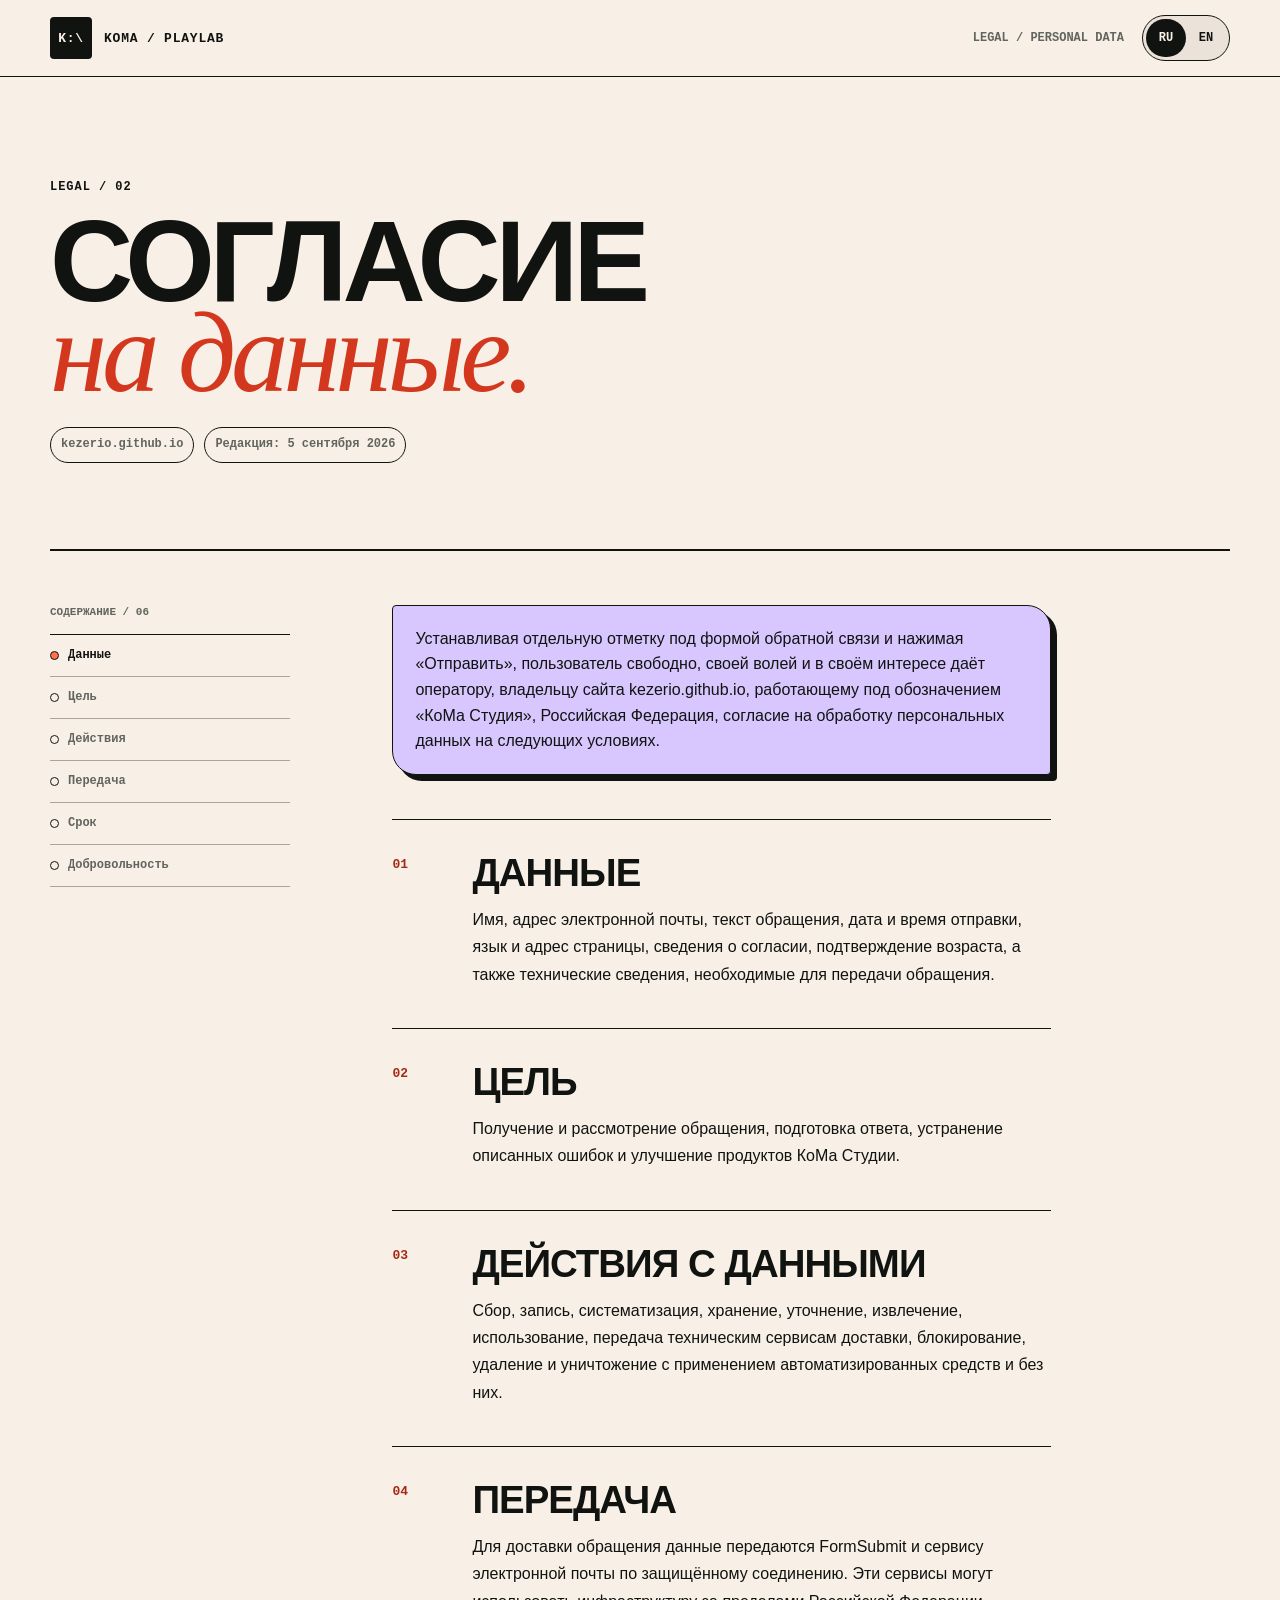
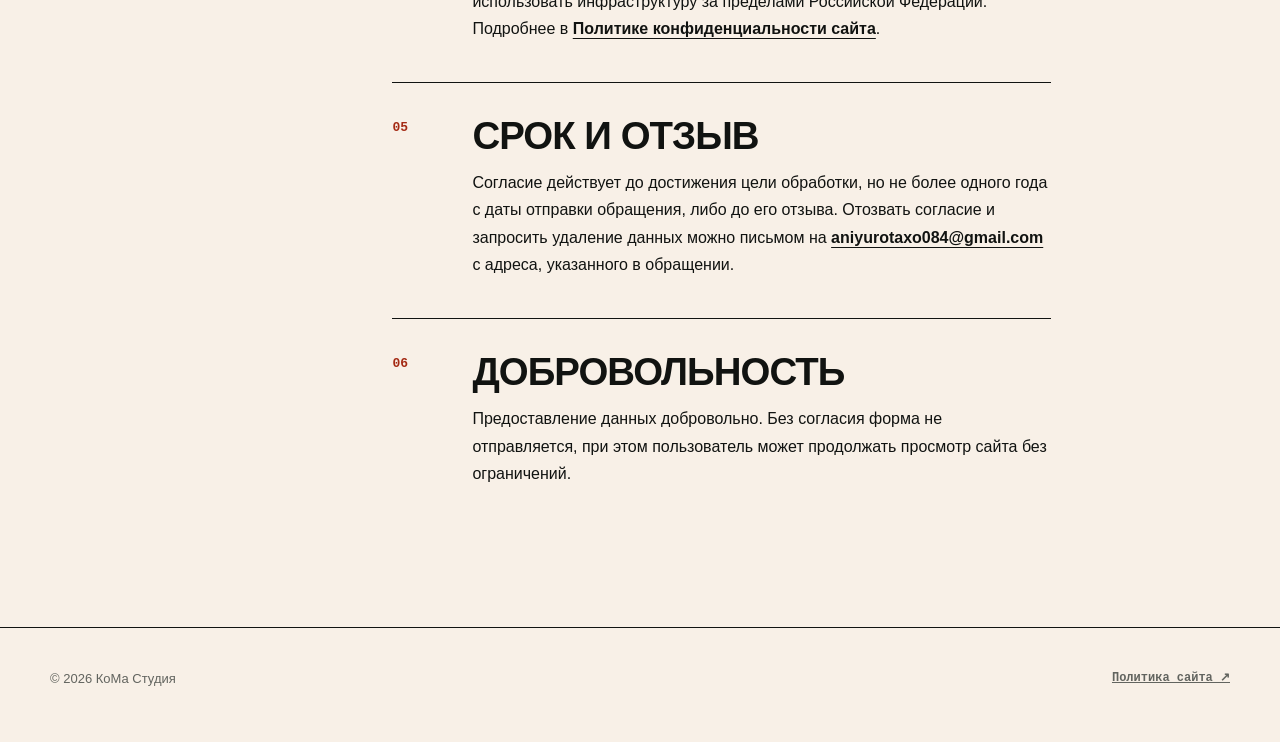
<file: personal-data-consent/index.html>
<!doctype html>
<html lang="ru">
<head>
  <meta charset="utf-8">
  <meta name="viewport" content="width=device-width, initial-scale=1">
  <meta name="theme-color" content="#f8f0e7">
  <meta name="referrer" content="no-referrer">
  <meta name="robots" content="noindex,follow">
  <title>Согласие на обработку персональных данных | КоМа Студия</title>
  <link rel="stylesheet" href="../assets/legal.css?v=20260905-play-pulse">
  <script src="../assets/legal.js?v=20260905-play-pulse" defer></script>
  <script src="../assets/back-button.js?v=20260905-marquee-history" defer></script>
</head>
<body>
  <div class="reading-progress" data-reading-progress aria-hidden="true"></div>
  <a class="skip-link" href="#legal-content">К содержанию</a>
  <header class="legal-header">
    <div class="shell legal-nav">
      <a class="legal-brand" href="../"><span aria-hidden="true">K:\</span>KOMA / PLAYLAB</a>
      <div class="legal-actions"><span class="legal-type">LEGAL / PERSONAL DATA</span><nav class="legal-language" aria-label="Выбор языка"><a class="is-active" href="./" aria-current="page">RU</a><a href="en.html">EN</a></nav></div>
    </div>
  </header>

  <main id="legal-content">
    <section class="shell legal-hero">
      <p class="legal-code">LEGAL / 02</p>
      <h1>Согласие<br><i>на данные.</i></h1>
      <p class="legal-date"><span>kezerio.github.io</span><span>Редакция: 5 сентября 2026</span></p>
    </section>

    <div class="shell legal-layout">
      <aside class="legal-index" aria-label="Содержание">
        <p>Содержание / 06</p>
        <nav data-legal-index><a href="#section-1">Данные</a><a href="#section-2">Цель</a><a href="#section-3">Действия</a><a href="#section-4">Передача</a><a href="#section-5">Срок</a><a href="#section-6">Добровольность</a></nav>
      </aside>

      <article class="legal-content">
        <p class="legal-notice">Устанавливая отдельную отметку под формой обратной связи и нажимая «Отправить», пользователь свободно, своей волей и в своём интересе даёт оператору, владельцу сайта kezerio.github.io, работающему под обозначением «КоМа Студия», Российская Федерация, согласие на обработку персональных данных на следующих условиях.</p>

        <section class="legal-section" id="section-1"><span class="legal-number">01</span><div><h2>Данные</h2><p>Имя, адрес электронной почты, текст обращения, дата и время отправки, язык и адрес страницы, сведения о согласии, подтверждение возраста, а также технические сведения, необходимые для передачи обращения.</p></div></section>

        <section class="legal-section" id="section-2"><span class="legal-number">02</span><div><h2>Цель</h2><p>Получение и рассмотрение обращения, подготовка ответа, устранение описанных ошибок и улучшение продуктов КоМа Студии.</p></div></section>

        <section class="legal-section" id="section-3"><span class="legal-number">03</span><div><h2>Действия с данными</h2><p>Сбор, запись, систематизация, хранение, уточнение, извлечение, использование, передача техническим сервисам доставки, блокирование, удаление и уничтожение с применением автоматизированных средств и без них.</p></div></section>

        <section class="legal-section" id="section-4"><span class="legal-number">04</span><div><h2>Передача</h2><p>Для доставки обращения данные передаются FormSubmit и сервису электронной почты по защищённому соединению. Эти сервисы могут использовать инфраструктуру за пределами Российской Федерации. Подробнее в <a href="../site-privacy/">Политике конфиденциальности сайта</a>.</p></div></section>

        <section class="legal-section" id="section-5"><span class="legal-number">05</span><div><h2>Срок и отзыв</h2><p>Согласие действует до достижения цели обработки, но не более одного года с даты отправки обращения, либо до его отзыва. Отозвать согласие и запросить удаление данных можно письмом на <a href="mailto:aniyurotaxo084@gmail.com">aniyurotaxo084@gmail.com</a> с адреса, указанного в обращении.</p></div></section>

        <section class="legal-section" id="section-6"><span class="legal-number">06</span><div><h2>Добровольность</h2><p>Предоставление данных добровольно. Без согласия форма не отправляется, при этом пользователь может продолжать просмотр сайта без ограничений.</p></div></section>
      </article>
    </div>
  </main>

  <footer class="legal-footer"><div class="shell"><span>© 2026 КоМа Студия</span><a href="../site-privacy/">Политика сайта ↗</a></div></footer>
  <button class="back-to-top" type="button" data-back-to-top aria-label="Наверх"><span aria-hidden="true">↑</span></button>
</body>
</html>
</file>
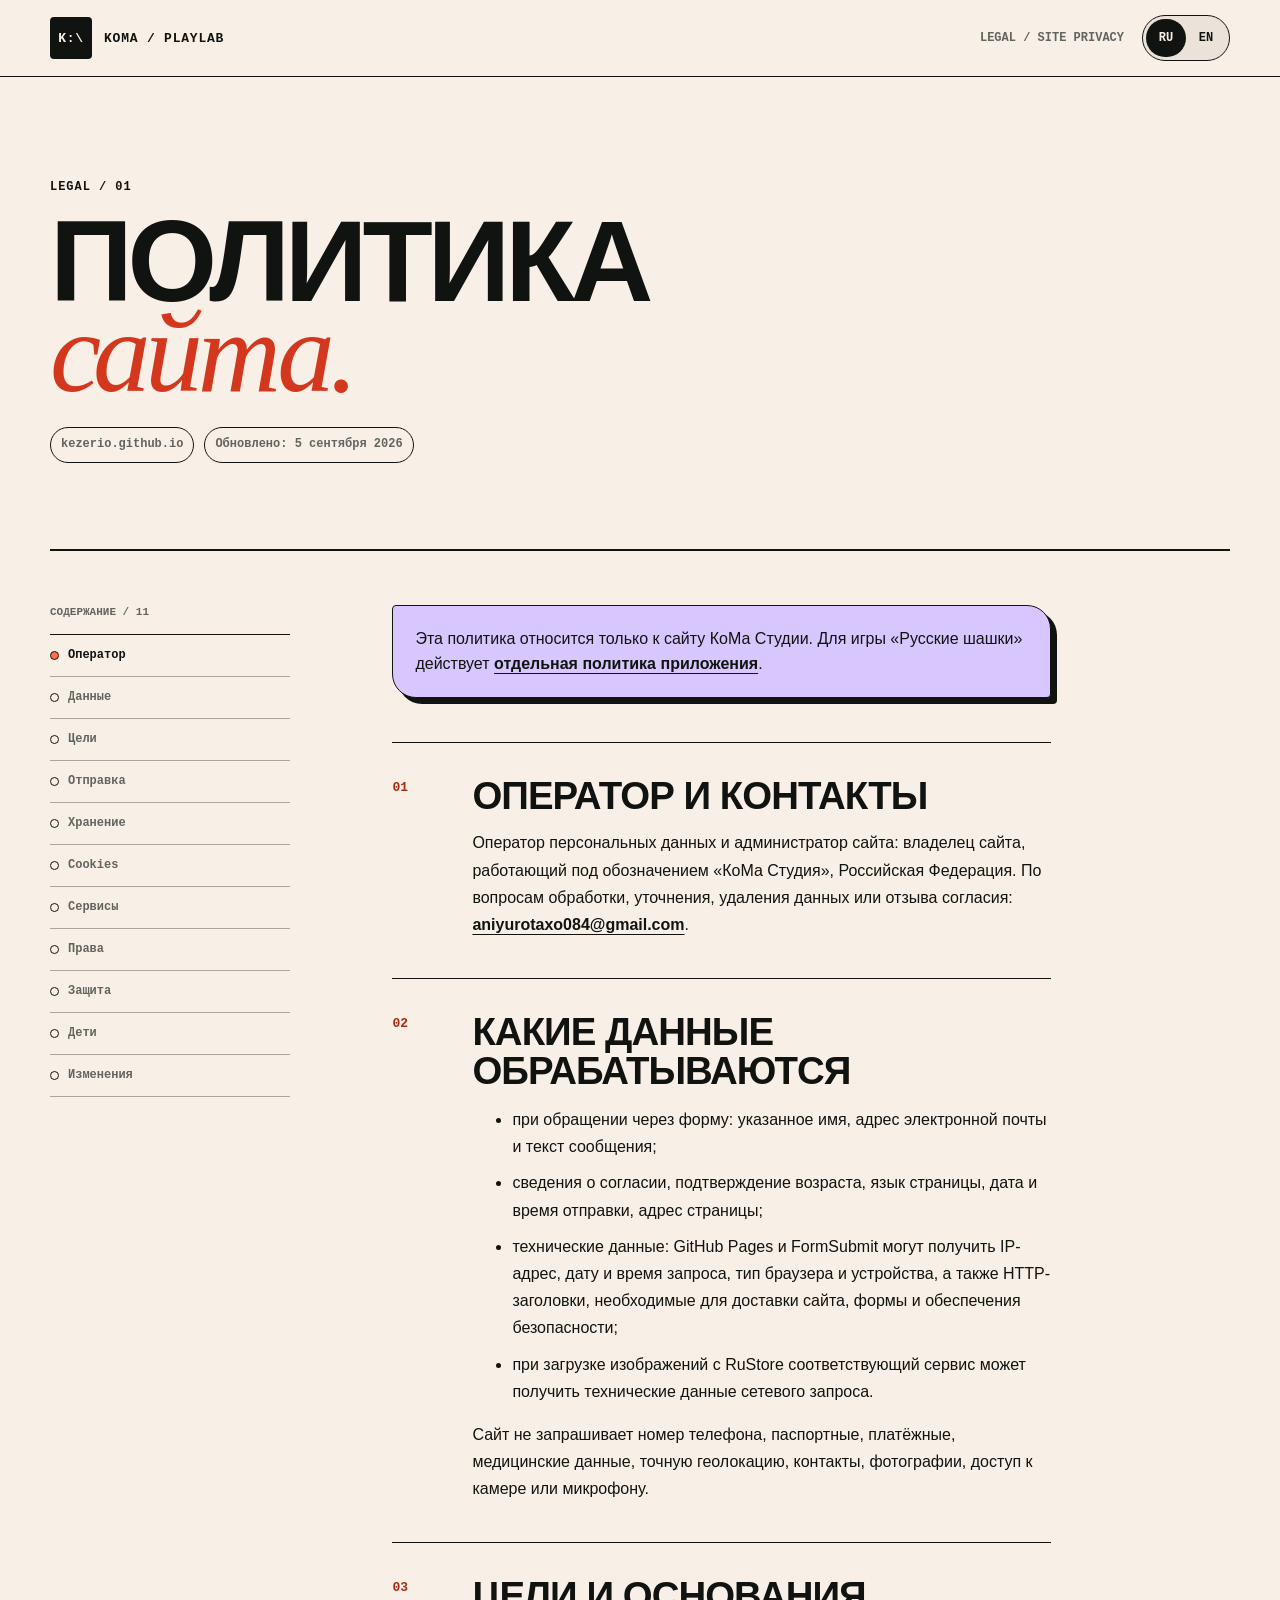
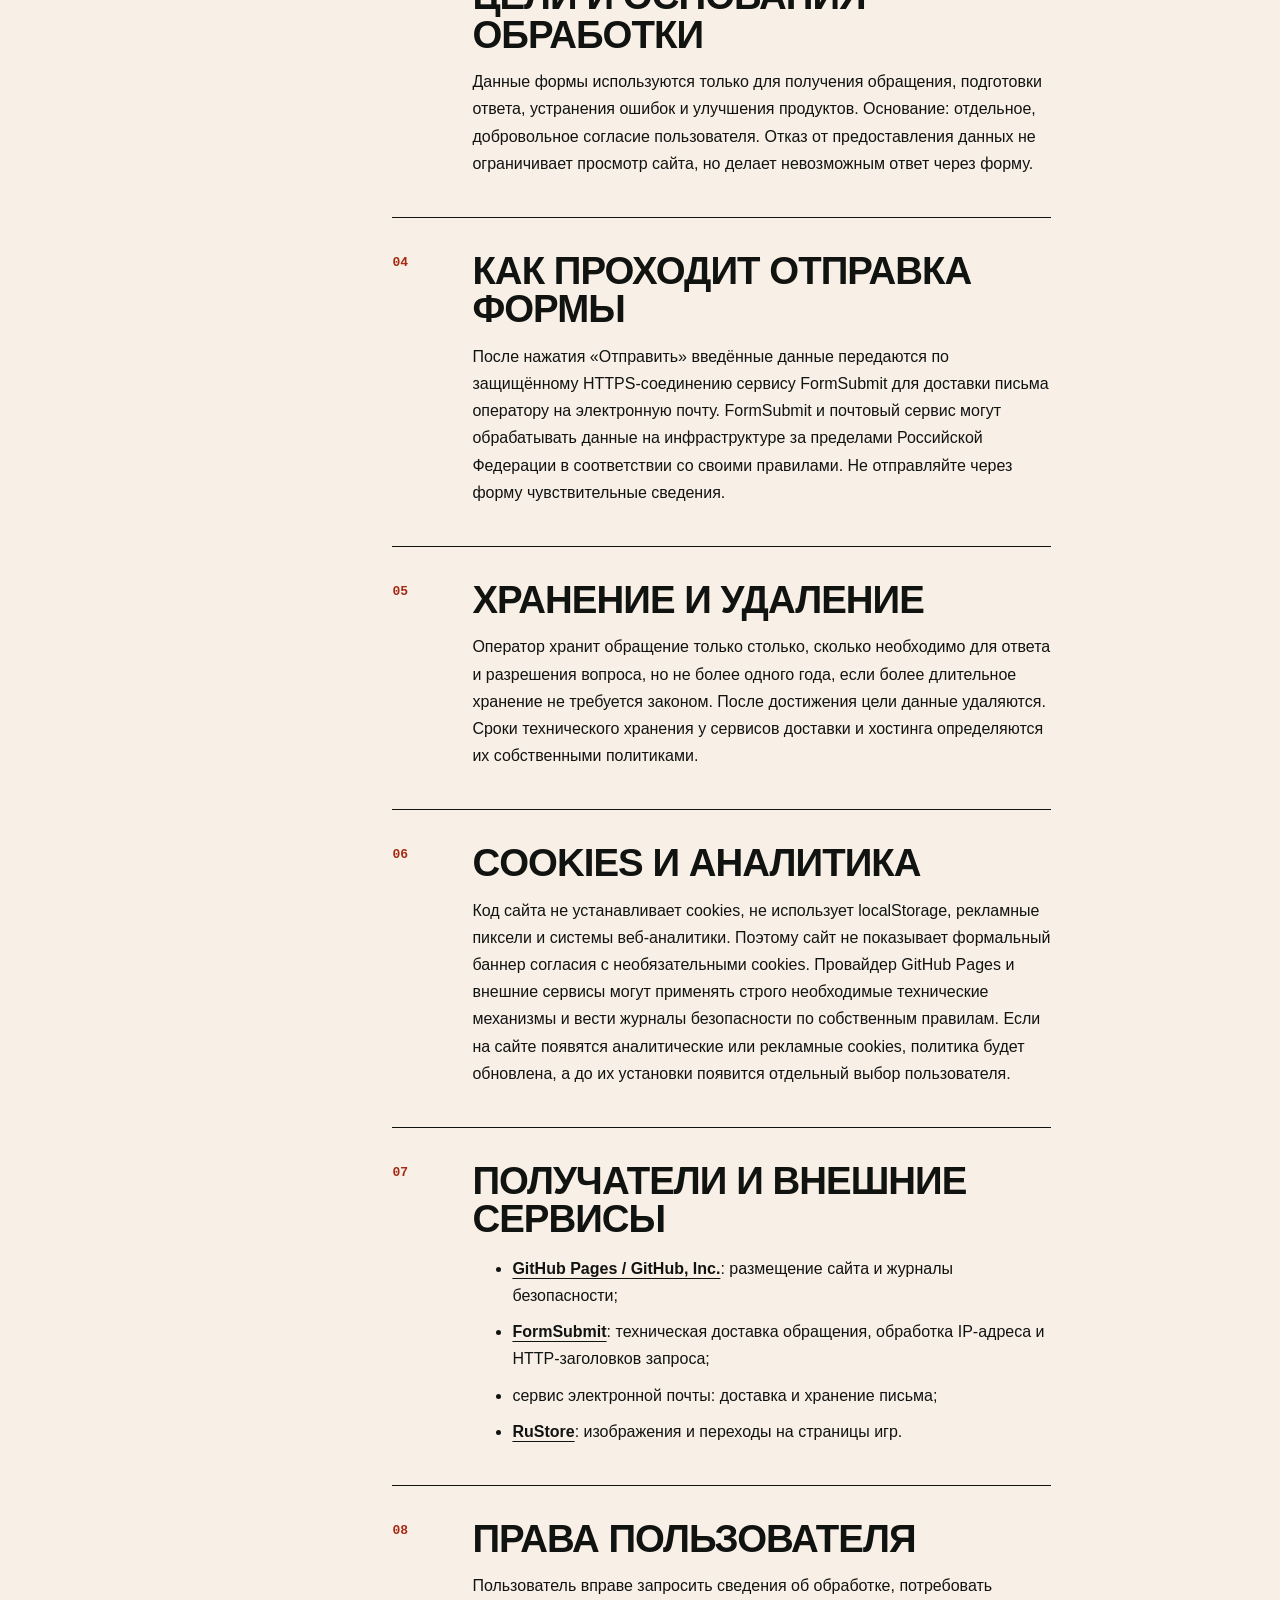
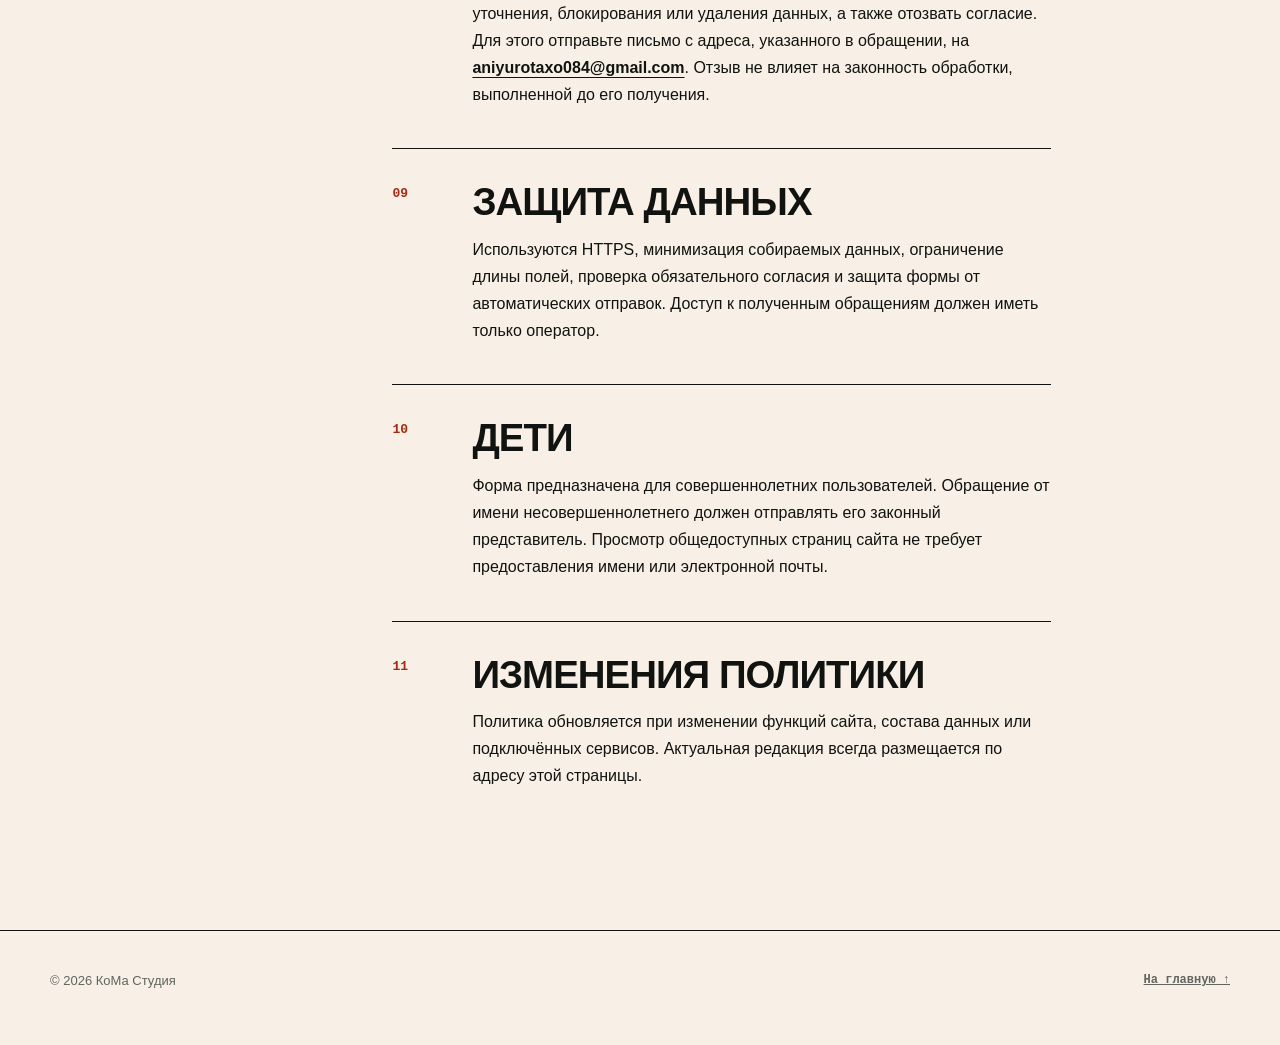
<file: site-privacy/index.html>
<!doctype html>
<html lang="ru">
<head>
  <meta charset="utf-8">
  <meta name="viewport" content="width=device-width, initial-scale=1">
  <meta name="theme-color" content="#f8f0e7">
  <meta name="referrer" content="no-referrer">
  <meta name="description" content="Политика конфиденциальности сайта КоМа Студии.">
  <title>Политика конфиденциальности сайта | КоМа Студия</title>
  <link rel="stylesheet" href="../assets/legal.css?v=20260905-play-pulse">
  <script src="../assets/legal.js?v=20260905-play-pulse" defer></script>
  <script src="../assets/back-button.js?v=20260905-marquee-history" defer></script>
</head>
<body>
  <div class="reading-progress" data-reading-progress aria-hidden="true"></div>
  <a class="skip-link" href="#legal-content">К содержанию</a>
  <header class="legal-header">
    <div class="shell legal-nav">
      <a class="legal-brand" href="../"><span aria-hidden="true">K:\</span>KOMA / PLAYLAB</a>
      <div class="legal-actions"><span class="legal-type">LEGAL / SITE PRIVACY</span><nav class="legal-language" aria-label="Выбор языка"><a class="is-active" href="./" aria-current="page">RU</a><a href="en.html">EN</a></nav></div>
    </div>
  </header>

  <main id="legal-content">
    <section class="shell legal-hero">
      <p class="legal-code">LEGAL / 01</p>
      <h1>Политика<br><i>сайта.</i></h1>
      <p class="legal-date"><span>kezerio.github.io</span><span>Обновлено: 5 сентября 2026</span></p>
    </section>

    <div class="shell legal-layout">
      <aside class="legal-index" aria-label="Содержание">
        <p>Содержание / 11</p>
        <nav data-legal-index>
          <a href="#section-1">Оператор</a><a href="#section-2">Данные</a><a href="#section-3">Цели</a><a href="#section-4">Отправка</a><a href="#section-5">Хранение</a><a href="#section-6">Cookies</a><a href="#section-7">Сервисы</a><a href="#section-8">Права</a><a href="#section-9">Защита</a><a href="#section-10">Дети</a><a href="#section-11">Изменения</a>
        </nav>
      </aside>

      <article class="legal-content">
        <p class="legal-notice">Эта политика относится только к сайту КоМа Студии. Для игры «Русские шашки» действует <a href="../russian-checkers-privacy/">отдельная политика приложения</a>.</p>

        <section class="legal-section" id="section-1"><span class="legal-number">01</span><div><h2>Оператор и контакты</h2><p>Оператор персональных данных и администратор сайта: владелец сайта, работающий под обозначением «КоМа Студия», Российская Федерация. По вопросам обработки, уточнения, удаления данных или отзыва согласия: <a href="mailto:aniyurotaxo084@gmail.com">aniyurotaxo084@gmail.com</a>.</p></div></section>

        <section class="legal-section" id="section-2"><span class="legal-number">02</span><div><h2>Какие данные обрабатываются</h2><ul><li>при обращении через форму: указанное имя, адрес электронной почты и текст сообщения;</li><li>сведения о согласии, подтверждение возраста, язык страницы, дата и время отправки, адрес страницы;</li><li>технические данные: GitHub Pages и FormSubmit могут получить IP-адрес, дату и время запроса, тип браузера и устройства, а также HTTP-заголовки, необходимые для доставки сайта, формы и обеспечения безопасности;</li><li>при загрузке изображений с RuStore соответствующий сервис может получить технические данные сетевого запроса.</li></ul><p>Сайт не запрашивает номер телефона, паспортные, платёжные, медицинские данные, точную геолокацию, контакты, фотографии, доступ к камере или микрофону.</p></div></section>

        <section class="legal-section" id="section-3"><span class="legal-number">03</span><div><h2>Цели и основания обработки</h2><p>Данные формы используются только для получения обращения, подготовки ответа, устранения ошибок и улучшения продуктов. Основание: отдельное, добровольное согласие пользователя. Отказ от предоставления данных не ограничивает просмотр сайта, но делает невозможным ответ через форму.</p></div></section>

        <section class="legal-section" id="section-4"><span class="legal-number">04</span><div><h2>Как проходит отправка формы</h2><p>После нажатия «Отправить» введённые данные передаются по защищённому HTTPS-соединению сервису FormSubmit для доставки письма оператору на электронную почту. FormSubmit и почтовый сервис могут обрабатывать данные на инфраструктуре за пределами Российской Федерации в соответствии со своими правилами. Не отправляйте через форму чувствительные сведения.</p></div></section>

        <section class="legal-section" id="section-5"><span class="legal-number">05</span><div><h2>Хранение и удаление</h2><p>Оператор хранит обращение только столько, сколько необходимо для ответа и разрешения вопроса, но не более одного года, если более длительное хранение не требуется законом. После достижения цели данные удаляются. Сроки технического хранения у сервисов доставки и хостинга определяются их собственными политиками.</p></div></section>

        <section class="legal-section" id="section-6"><span class="legal-number">06</span><div><h2>Cookies и аналитика</h2><p>Код сайта не устанавливает cookies, не использует localStorage, рекламные пиксели и системы веб-аналитики. Поэтому сайт не показывает формальный баннер согласия с необязательными cookies. Провайдер GitHub Pages и внешние сервисы могут применять строго необходимые технические механизмы и вести журналы безопасности по собственным правилам. Если на сайте появятся аналитические или рекламные cookies, политика будет обновлена, а до их установки появится отдельный выбор пользователя.</p></div></section>

        <section class="legal-section" id="section-7"><span class="legal-number">07</span><div><h2>Получатели и внешние сервисы</h2><ul><li><a href="https://docs.github.com/en/site-policy/privacy-policies/github-general-privacy-statement" target="_blank" rel="noopener noreferrer">GitHub Pages / GitHub, Inc.</a>: размещение сайта и журналы безопасности;</li><li><a href="https://formsubmit.co/privacy.pdf" target="_blank" rel="noopener noreferrer">FormSubmit</a>: техническая доставка обращения, обработка IP-адреса и HTTP-заголовков запроса;</li><li>сервис электронной почты: доставка и хранение письма;</li><li><a href="https://www.rustore.ru/" target="_blank" rel="noopener noreferrer">RuStore</a>: изображения и переходы на страницы игр.</li></ul></div></section>

        <section class="legal-section" id="section-8"><span class="legal-number">08</span><div><h2>Права пользователя</h2><p>Пользователь вправе запросить сведения об обработке, потребовать уточнения, блокирования или удаления данных, а также отозвать согласие. Для этого отправьте письмо с адреса, указанного в обращении, на <a href="mailto:aniyurotaxo084@gmail.com">aniyurotaxo084@gmail.com</a>. Отзыв не влияет на законность обработки, выполненной до его получения.</p></div></section>

        <section class="legal-section" id="section-9"><span class="legal-number">09</span><div><h2>Защита данных</h2><p>Используются HTTPS, минимизация собираемых данных, ограничение длины полей, проверка обязательного согласия и защита формы от автоматических отправок. Доступ к полученным обращениям должен иметь только оператор.</p></div></section>

        <section class="legal-section" id="section-10"><span class="legal-number">10</span><div><h2>Дети</h2><p>Форма предназначена для совершеннолетних пользователей. Обращение от имени несовершеннолетнего должен отправлять его законный представитель. Просмотр общедоступных страниц сайта не требует предоставления имени или электронной почты.</p></div></section>

        <section class="legal-section" id="section-11"><span class="legal-number">11</span><div><h2>Изменения политики</h2><p>Политика обновляется при изменении функций сайта, состава данных или подключённых сервисов. Актуальная редакция всегда размещается по адресу этой страницы.</p></div></section>
      </article>
    </div>
  </main>

  <footer class="legal-footer"><div class="shell"><span>© 2026 КоМа Студия</span><a href="../">На главную ↑</a></div></footer>
  <button class="back-to-top" type="button" data-back-to-top aria-label="Наверх"><span aria-hidden="true">↑</span></button>
</body>
</html>
</file>
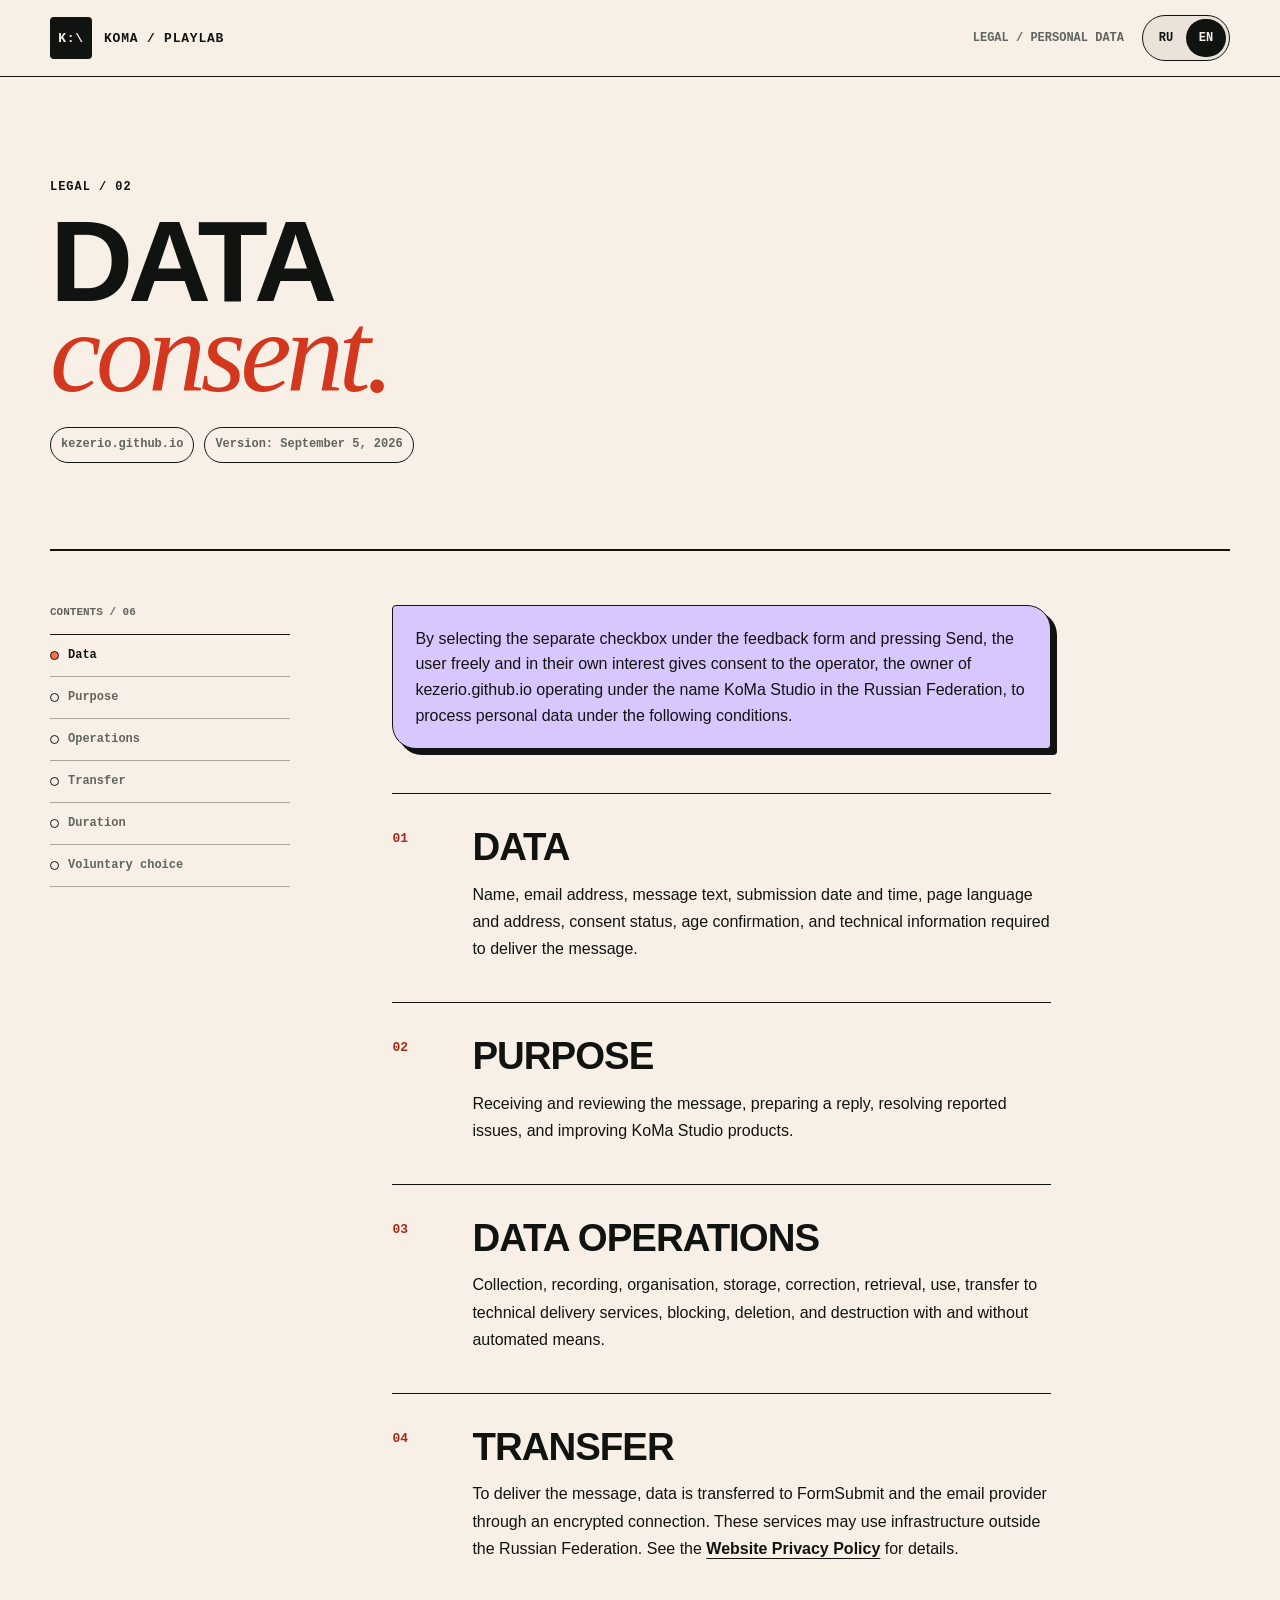
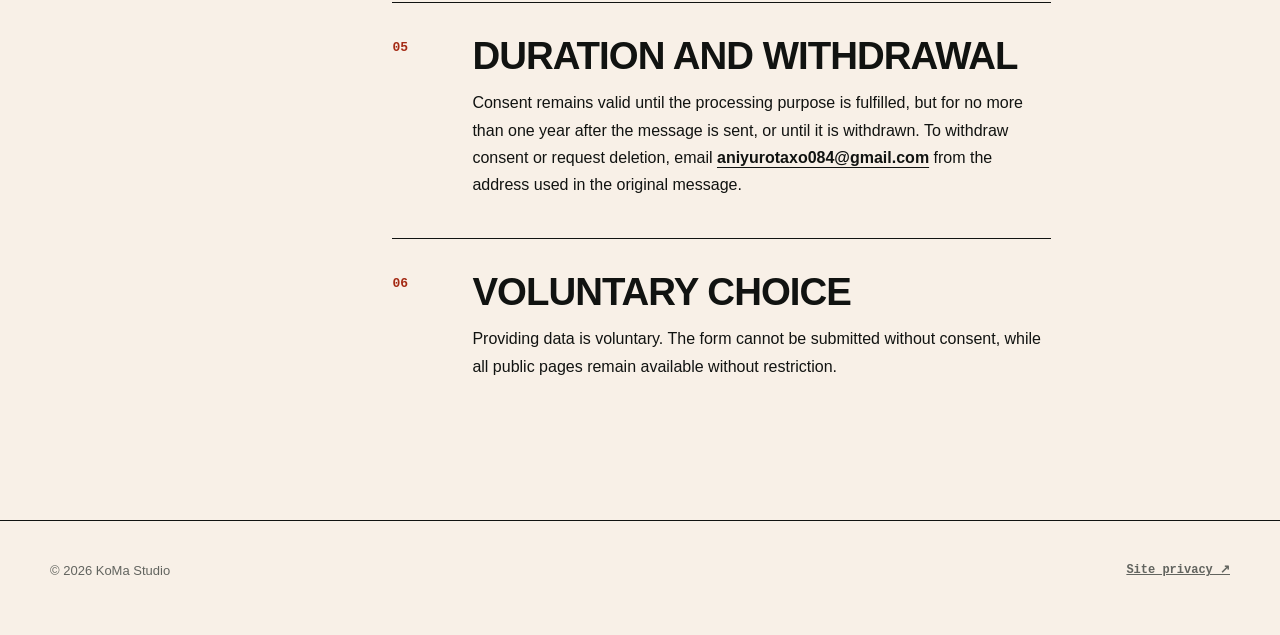
<file: personal-data-consent/en.html>
<!doctype html>
<html lang="en">
<head>
  <meta charset="utf-8">
  <meta name="viewport" content="width=device-width, initial-scale=1">
  <meta name="theme-color" content="#f8f0e7">
  <meta name="referrer" content="no-referrer">
  <meta name="robots" content="noindex,follow">
  <title>Personal Data Processing Consent | KoMa Studio</title>
  <link rel="stylesheet" href="../assets/legal.css?v=20260905-play-pulse">
  <script src="../assets/legal.js?v=20260905-play-pulse" defer></script>
  <script src="../assets/back-button.js?v=20260905-marquee-history" defer></script>
</head>
<body>
  <div class="reading-progress" data-reading-progress aria-hidden="true"></div>
  <a class="skip-link" href="#legal-content">Skip to content</a>
  <header class="legal-header">
    <div class="shell legal-nav">
      <a class="legal-brand" href="../?lang=en"><span aria-hidden="true">K:\</span>KOMA / PLAYLAB</a>
      <div class="legal-actions"><span class="legal-type">LEGAL / PERSONAL DATA</span><nav class="legal-language" aria-label="Language selection"><a href="./">RU</a><a class="is-active" href="en.html" aria-current="page">EN</a></nav></div>
    </div>
  </header>

  <main id="legal-content">
    <section class="shell legal-hero">
      <p class="legal-code">LEGAL / 02</p>
      <h1>Data<br><i>consent.</i></h1>
      <p class="legal-date"><span>kezerio.github.io</span><span>Version: September 5, 2026</span></p>
    </section>

    <div class="shell legal-layout">
      <aside class="legal-index" aria-label="Contents">
        <p>Contents / 06</p>
        <nav data-legal-index><a href="#section-1">Data</a><a href="#section-2">Purpose</a><a href="#section-3">Operations</a><a href="#section-4">Transfer</a><a href="#section-5">Duration</a><a href="#section-6">Voluntary choice</a></nav>
      </aside>

      <article class="legal-content">
        <p class="legal-notice">By selecting the separate checkbox under the feedback form and pressing Send, the user freely and in their own interest gives consent to the operator, the owner of kezerio.github.io operating under the name KoMa Studio in the Russian Federation, to process personal data under the following conditions.</p>

        <section class="legal-section" id="section-1"><span class="legal-number">01</span><div><h2>Data</h2><p>Name, email address, message text, submission date and time, page language and address, consent status, age confirmation, and technical information required to deliver the message.</p></div></section>

        <section class="legal-section" id="section-2"><span class="legal-number">02</span><div><h2>Purpose</h2><p>Receiving and reviewing the message, preparing a reply, resolving reported issues, and improving KoMa Studio products.</p></div></section>

        <section class="legal-section" id="section-3"><span class="legal-number">03</span><div><h2>Data operations</h2><p>Collection, recording, organisation, storage, correction, retrieval, use, transfer to technical delivery services, blocking, deletion, and destruction with and without automated means.</p></div></section>

        <section class="legal-section" id="section-4"><span class="legal-number">04</span><div><h2>Transfer</h2><p>To deliver the message, data is transferred to FormSubmit and the email provider through an encrypted connection. These services may use infrastructure outside the Russian Federation. See the <a href="../site-privacy/en.html">Website Privacy Policy</a> for details.</p></div></section>

        <section class="legal-section" id="section-5"><span class="legal-number">05</span><div><h2>Duration and withdrawal</h2><p>Consent remains valid until the processing purpose is fulfilled, but for no more than one year after the message is sent, or until it is withdrawn. To withdraw consent or request deletion, email <a href="mailto:aniyurotaxo084@gmail.com">aniyurotaxo084@gmail.com</a> from the address used in the original message.</p></div></section>

        <section class="legal-section" id="section-6"><span class="legal-number">06</span><div><h2>Voluntary choice</h2><p>Providing data is voluntary. The form cannot be submitted without consent, while all public pages remain available without restriction.</p></div></section>
      </article>
    </div>
  </main>

  <footer class="legal-footer"><div class="shell"><span>© 2026 KoMa Studio</span><a href="../site-privacy/en.html">Site privacy ↗</a></div></footer>
  <button class="back-to-top" type="button" data-back-to-top aria-label="Back to top"><span aria-hidden="true">↑</span></button>
</body>
</html>
</file>
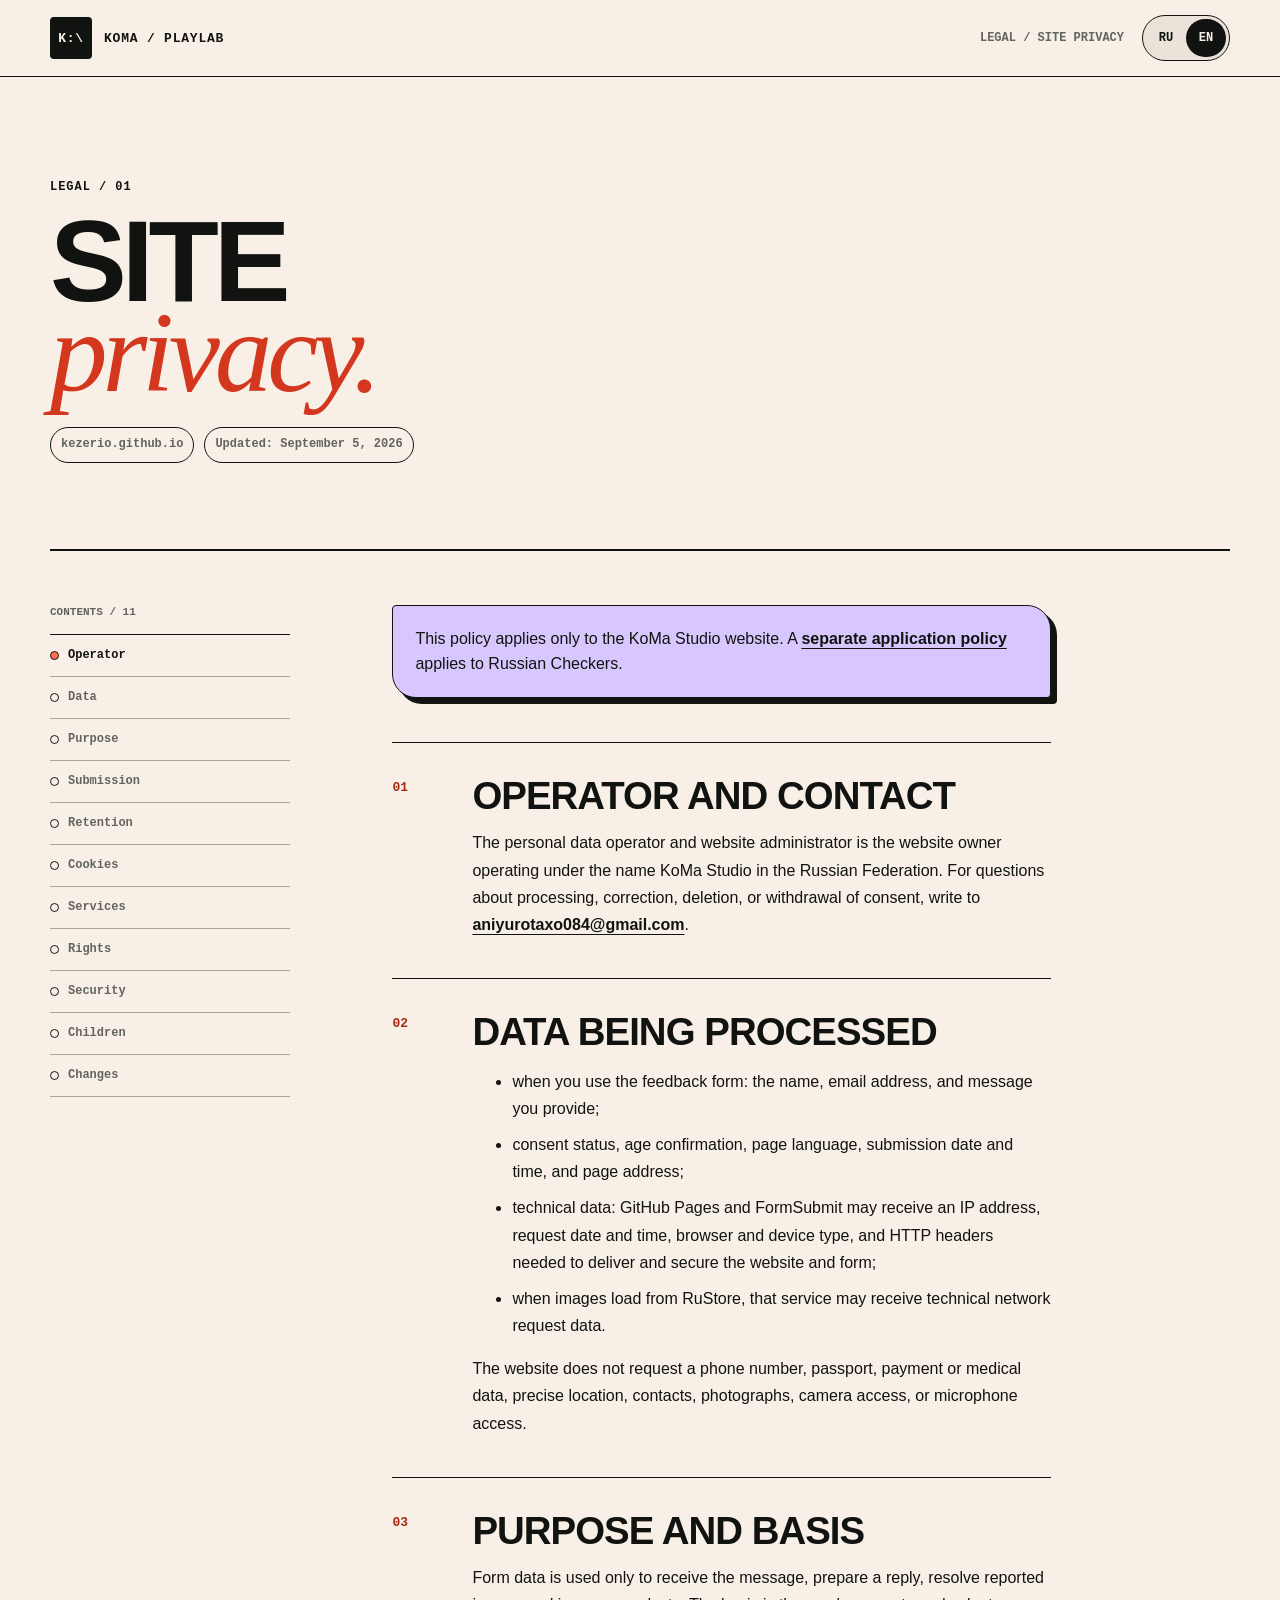
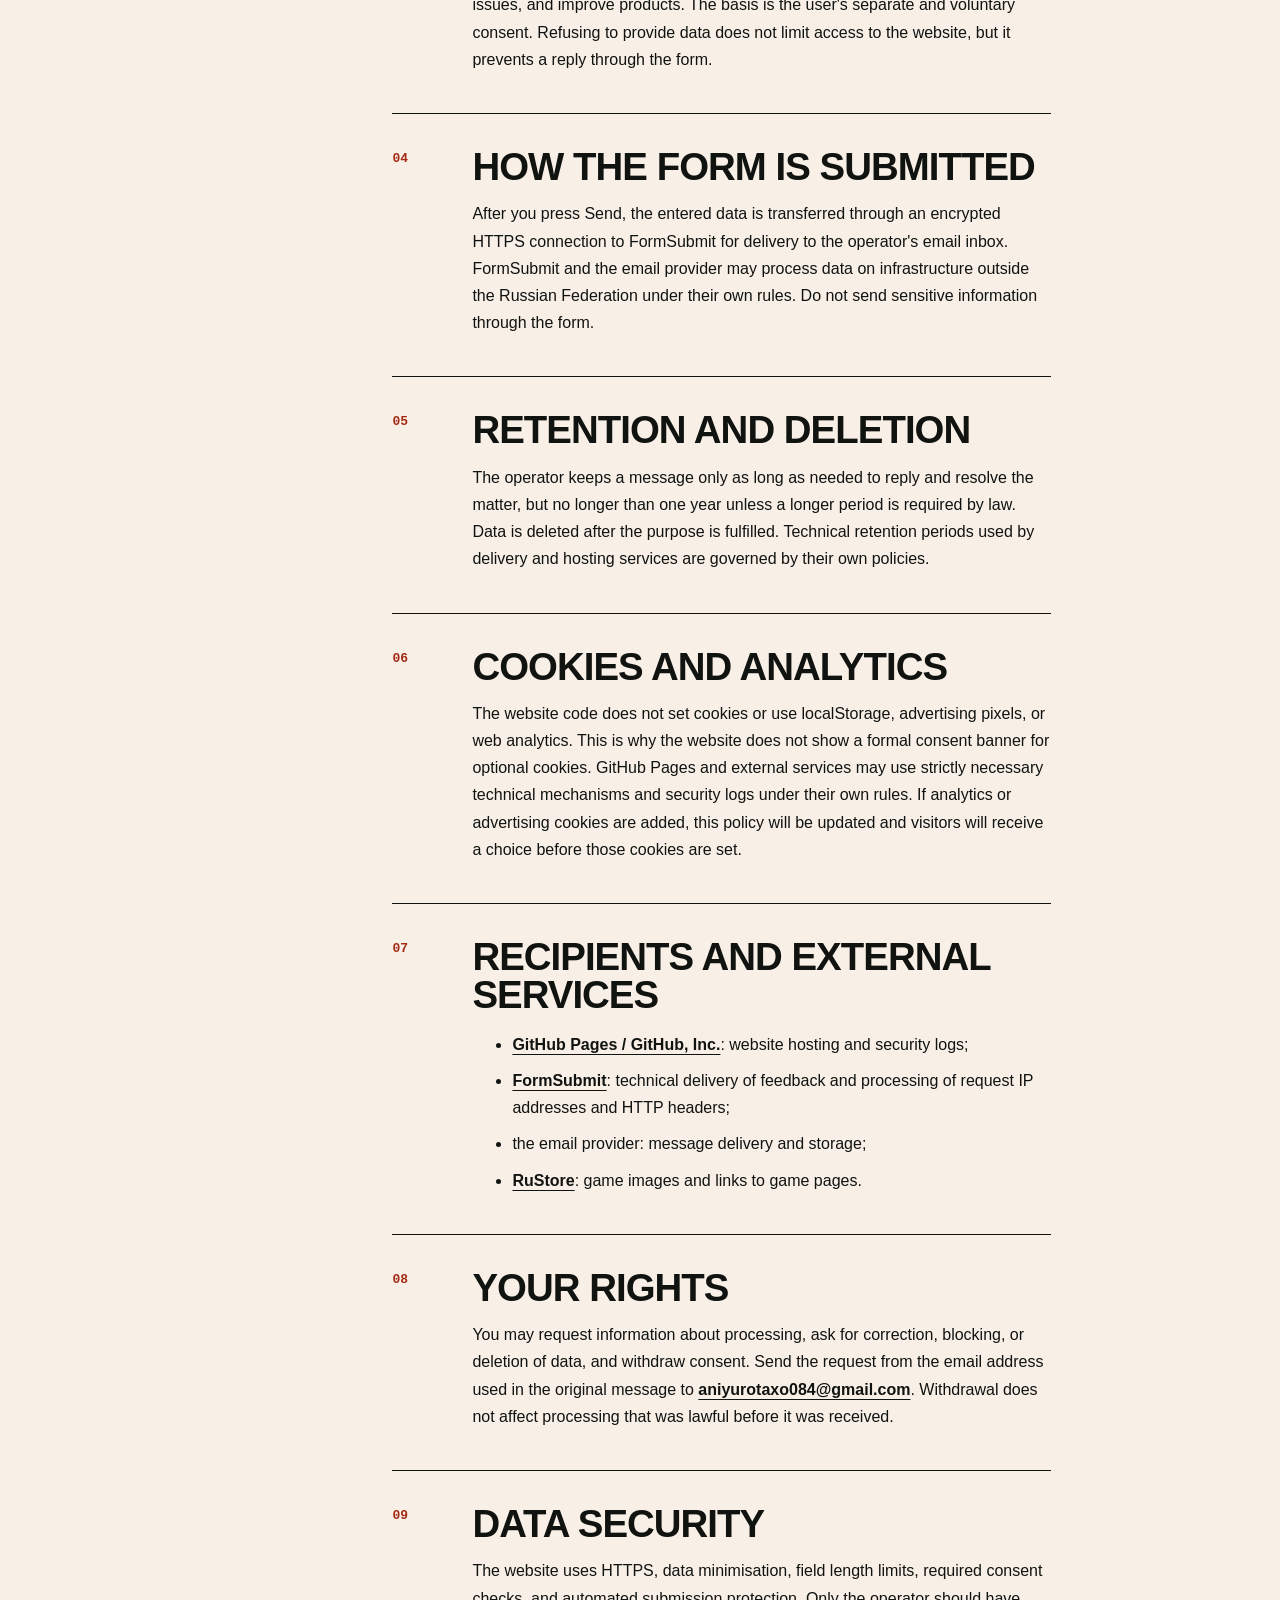
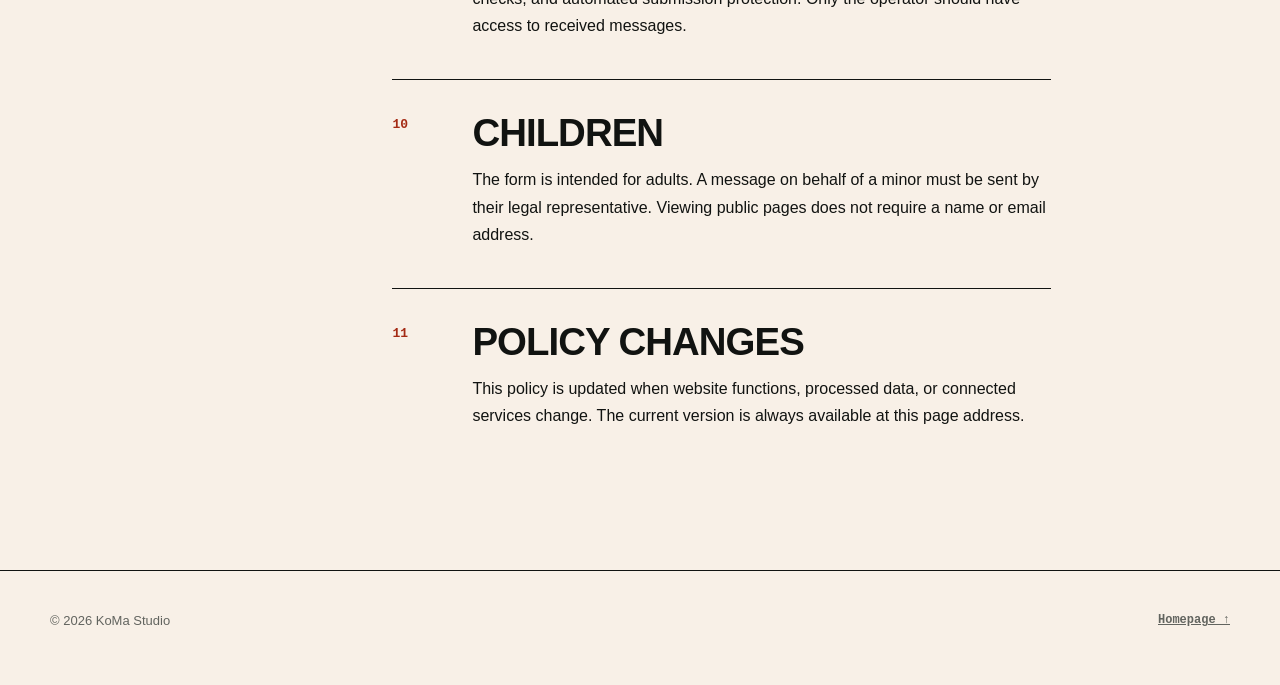
<file: site-privacy/en.html>
<!doctype html>
<html lang="en">
<head>
  <meta charset="utf-8">
  <meta name="viewport" content="width=device-width, initial-scale=1">
  <meta name="theme-color" content="#f8f0e7">
  <meta name="referrer" content="no-referrer">
  <meta name="description" content="Website privacy policy for KoMa Studio.">
  <title>Website Privacy Policy | KoMa Studio</title>
  <link rel="stylesheet" href="../assets/legal.css?v=20260905-play-pulse">
  <script src="../assets/legal.js?v=20260905-play-pulse" defer></script>
  <script src="../assets/back-button.js?v=20260905-marquee-history" defer></script>
</head>
<body>
  <div class="reading-progress" data-reading-progress aria-hidden="true"></div>
  <a class="skip-link" href="#legal-content">Skip to content</a>
  <header class="legal-header">
    <div class="shell legal-nav">
      <a class="legal-brand" href="../?lang=en"><span aria-hidden="true">K:\</span>KOMA / PLAYLAB</a>
      <div class="legal-actions"><span class="legal-type">LEGAL / SITE PRIVACY</span><nav class="legal-language" aria-label="Language selection"><a href="./">RU</a><a class="is-active" href="en.html" aria-current="page">EN</a></nav></div>
    </div>
  </header>

  <main id="legal-content">
    <section class="shell legal-hero">
      <p class="legal-code">LEGAL / 01</p>
      <h1>Site<br><i>privacy.</i></h1>
      <p class="legal-date"><span>kezerio.github.io</span><span>Updated: September 5, 2026</span></p>
    </section>

    <div class="shell legal-layout">
      <aside class="legal-index" aria-label="Contents">
        <p>Contents / 11</p>
        <nav data-legal-index><a href="#section-1">Operator</a><a href="#section-2">Data</a><a href="#section-3">Purpose</a><a href="#section-4">Submission</a><a href="#section-5">Retention</a><a href="#section-6">Cookies</a><a href="#section-7">Services</a><a href="#section-8">Rights</a><a href="#section-9">Security</a><a href="#section-10">Children</a><a href="#section-11">Changes</a></nav>
      </aside>

      <article class="legal-content">
        <p class="legal-notice">This policy applies only to the KoMa Studio website. A <a href="../russian-checkers-privacy/">separate application policy</a> applies to Russian Checkers.</p>

        <section class="legal-section" id="section-1"><span class="legal-number">01</span><div><h2>Operator and contact</h2><p>The personal data operator and website administrator is the website owner operating under the name KoMa Studio in the Russian Federation. For questions about processing, correction, deletion, or withdrawal of consent, write to <a href="mailto:aniyurotaxo084@gmail.com">aniyurotaxo084@gmail.com</a>.</p></div></section>

        <section class="legal-section" id="section-2"><span class="legal-number">02</span><div><h2>Data being processed</h2><ul><li>when you use the feedback form: the name, email address, and message you provide;</li><li>consent status, age confirmation, page language, submission date and time, and page address;</li><li>technical data: GitHub Pages and FormSubmit may receive an IP address, request date and time, browser and device type, and HTTP headers needed to deliver and secure the website and form;</li><li>when images load from RuStore, that service may receive technical network request data.</li></ul><p>The website does not request a phone number, passport, payment or medical data, precise location, contacts, photographs, camera access, or microphone access.</p></div></section>

        <section class="legal-section" id="section-3"><span class="legal-number">03</span><div><h2>Purpose and basis</h2><p>Form data is used only to receive the message, prepare a reply, resolve reported issues, and improve products. The basis is the user's separate and voluntary consent. Refusing to provide data does not limit access to the website, but it prevents a reply through the form.</p></div></section>

        <section class="legal-section" id="section-4"><span class="legal-number">04</span><div><h2>How the form is submitted</h2><p>After you press Send, the entered data is transferred through an encrypted HTTPS connection to FormSubmit for delivery to the operator's email inbox. FormSubmit and the email provider may process data on infrastructure outside the Russian Federation under their own rules. Do not send sensitive information through the form.</p></div></section>

        <section class="legal-section" id="section-5"><span class="legal-number">05</span><div><h2>Retention and deletion</h2><p>The operator keeps a message only as long as needed to reply and resolve the matter, but no longer than one year unless a longer period is required by law. Data is deleted after the purpose is fulfilled. Technical retention periods used by delivery and hosting services are governed by their own policies.</p></div></section>

        <section class="legal-section" id="section-6"><span class="legal-number">06</span><div><h2>Cookies and analytics</h2><p>The website code does not set cookies or use localStorage, advertising pixels, or web analytics. This is why the website does not show a formal consent banner for optional cookies. GitHub Pages and external services may use strictly necessary technical mechanisms and security logs under their own rules. If analytics or advertising cookies are added, this policy will be updated and visitors will receive a choice before those cookies are set.</p></div></section>

        <section class="legal-section" id="section-7"><span class="legal-number">07</span><div><h2>Recipients and external services</h2><ul><li><a href="https://docs.github.com/en/site-policy/privacy-policies/github-general-privacy-statement" target="_blank" rel="noopener noreferrer">GitHub Pages / GitHub, Inc.</a>: website hosting and security logs;</li><li><a href="https://formsubmit.co/privacy.pdf" target="_blank" rel="noopener noreferrer">FormSubmit</a>: technical delivery of feedback and processing of request IP addresses and HTTP headers;</li><li>the email provider: message delivery and storage;</li><li><a href="https://www.rustore.ru/" target="_blank" rel="noopener noreferrer">RuStore</a>: game images and links to game pages.</li></ul></div></section>

        <section class="legal-section" id="section-8"><span class="legal-number">08</span><div><h2>Your rights</h2><p>You may request information about processing, ask for correction, blocking, or deletion of data, and withdraw consent. Send the request from the email address used in the original message to <a href="mailto:aniyurotaxo084@gmail.com">aniyurotaxo084@gmail.com</a>. Withdrawal does not affect processing that was lawful before it was received.</p></div></section>

        <section class="legal-section" id="section-9"><span class="legal-number">09</span><div><h2>Data security</h2><p>The website uses HTTPS, data minimisation, field length limits, required consent checks, and automated submission protection. Only the operator should have access to received messages.</p></div></section>

        <section class="legal-section" id="section-10"><span class="legal-number">10</span><div><h2>Children</h2><p>The form is intended for adults. A message on behalf of a minor must be sent by their legal representative. Viewing public pages does not require a name or email address.</p></div></section>

        <section class="legal-section" id="section-11"><span class="legal-number">11</span><div><h2>Policy changes</h2><p>This policy is updated when website functions, processed data, or connected services change. The current version is always available at this page address.</p></div></section>
      </article>
    </div>
  </main>

  <footer class="legal-footer"><div class="shell"><span>© 2026 KoMa Studio</span><a href="../?lang=en">Homepage ↑</a></div></footer>
  <button class="back-to-top" type="button" data-back-to-top aria-label="Back to top"><span aria-hidden="true">↑</span></button>
</body>
</html>
</file>
<file: assets/legal.css>
:root {
  color-scheme: light;
  --paper: #f8f0e7;
  --paper-soft: #fffaf5;
  --ink: #111311;
  --ink-soft: #62645f;
  --lime: #ccff52;
  --coral: #ff704d;
  --lilac: #d8c7ff;
  --line: #111311;
  --display: "Arial Narrow", Impact, Haettenschweiler, sans-serif;
  --sans: Inter, "Segoe UI", Arial, sans-serif;
  --mono: "Cascadia Code", "SFMono-Regular", Consolas, monospace;
}

* { box-sizing: border-box; }
html { scroll-behavior: smooth; }
body { margin: 0; min-width: 320px; overflow-x: hidden; color: var(--ink); background: var(--paper); font-family: var(--sans); }
a { color: inherit; }
p, li, h1, h2 { overflow-wrap: anywhere; }
section[id] { scroll-margin-top: 100px; }
:focus-visible { outline: 3px solid var(--ink); outline-offset: 4px; box-shadow: 0 0 0 6px var(--coral); }
.shell { width: min(1180px, calc(100% - 44px)); margin-inline: auto; }
.skip-link { position: fixed; z-index: 1000; top: 9px; left: 9px; padding: 11px 14px; color: var(--paper); background: var(--ink); transform: translateY(-160%); }
.skip-link:focus { transform: translateY(0); }
.reading-progress { position: fixed; z-index: 130; inset: 0 0 auto; height: 4px; background: var(--coral); transform: scaleX(0); transform-origin: left; }

.legal-header { position: sticky; z-index: 120; top: 0; background: rgba(248, 240, 231, .93); background: color-mix(in srgb, var(--paper) 93%, transparent); border-bottom: 1px solid var(--line); backdrop-filter: blur(14px); }
.legal-nav { display: flex; min-height: 76px; align-items: center; justify-content: space-between; gap: 24px; }
.legal-brand { display: inline-flex; min-height: 44px; align-items: center; gap: 12px; font: 800 13px/1 var(--mono); letter-spacing: .06em; text-decoration: none; }
.legal-brand span { display: grid; width: 42px; height: 42px; place-items: center; color: var(--paper); background: var(--ink); border-radius: 4px; }
.legal-brand:hover span { color: var(--ink); background: var(--lime); border-radius: 50%; box-shadow: 4px 4px 0 var(--ink); }
.legal-type { color: var(--ink-soft); font: 700 12px/1 var(--mono); text-transform: uppercase; }
.legal-actions { display: flex; align-items: center; gap: 18px; }
.legal-language { display: inline-flex; padding: 3px; background: #ebe3da; border: 1px solid var(--ink); border-radius: 999px; }
.legal-language a { display: grid; min-width: 40px; min-height: 38px; padding: 7px 9px; place-items: center; border-radius: 999px; font: 800 12px/1 var(--mono); text-decoration: none; }
.legal-language a.is-active { color: var(--paper); background: var(--ink); }

.legal-hero { padding-block: clamp(56px, 8vw, 110px) clamp(46px, 7vw, 86px); border-bottom: 2px solid var(--ink); }
.legal-code { margin: 0 0 20px; font: 700 12px/1.45 var(--mono); letter-spacing: .08em; text-transform: uppercase; }
.legal-hero h1 { max-width: 980px; margin: 0; font: 800 clamp(54px, 9vw, 126px)/.78 var(--display); letter-spacing: -.045em; text-transform: uppercase; hyphens: auto; }
.legal-hero h1 i { color: #d3381f; font-family: Georgia, serif; font-weight: 400; text-transform: none; }
.legal-date { display: flex; margin: 30px 0 0; flex-wrap: wrap; gap: 10px; color: var(--ink-soft); font: 700 12px/1.45 var(--mono); }
.legal-date span { padding: 8px 10px; border: 1px solid var(--ink); border-radius: 999px; }

.legal-layout { display: grid; padding-block: 54px 100px; grid-template-columns: 240px minmax(0, 1fr); align-items: start; gap: clamp(46px, 8vw, 110px); }
.legal-index { position: sticky; top: 112px; }
.legal-index p { margin: 0 0 14px; color: var(--ink-soft); font: 700 11px/1.4 var(--mono); text-transform: uppercase; }
.legal-index nav { display: grid; border-top: 1px solid var(--ink); }
.legal-index a { display: flex; min-height: 42px; padding: 10px 0; align-items: center; gap: 9px; color: var(--ink-soft); border-bottom: 1px solid #aaa69f; font: 700 12px/1.3 var(--mono); text-decoration: none; }
.legal-index a::before { width: 7px; height: 7px; flex: 0 0 auto; background: transparent; border: 1px solid var(--ink); border-radius: 50%; content: ""; }
.legal-index a:hover, .legal-index a.is-active { color: var(--ink); }
.legal-index a.is-active::before { background: var(--coral); }

.legal-content { max-width: 74ch; }
.legal-notice { margin: 0 0 44px; padding: 20px 22px; background: var(--lilac); border: 1px solid var(--ink); border-radius: 4px 24px 4px 24px; box-shadow: 6px 6px 0 var(--ink); font-size: 16px; line-height: 1.6; }
.legal-section { display: grid; padding: 34px 0 40px; grid-template-columns: 58px minmax(0, 1fr); gap: 22px; border-top: 1px solid var(--ink); }
.legal-number { padding-top: 4px; color: #a42a14; font: 800 13px/1 var(--mono); }
.legal-section h2 { margin: 0 0 14px; font: 800 clamp(28px, 3vw, 40px)/1 var(--display); letter-spacing: -.025em; text-transform: uppercase; }
.legal-section p, .legal-section li { margin-top: 0; font-size: 16px; line-height: 1.7; }
.legal-section p:last-child, .legal-section ul:last-child { margin-bottom: 0; }
.legal-section li + li { margin-top: 9px; }
.legal-section a, .legal-notice a { font-weight: 700; text-decoration-thickness: 1px; text-underline-offset: 4px; }

.legal-footer { padding-block: 28px 42px; color: var(--ink-soft); border-top: 1px solid var(--ink); font-size: 13px; }
.legal-footer .shell { display: flex; align-items: center; justify-content: space-between; gap: 24px; }
.legal-footer a { min-height: 44px; display: inline-flex; align-items: center; font: 700 12px/1.4 var(--mono); }
.back-to-top { position: fixed; z-index: 90; right: 18px; bottom: 18px; display: grid; width: 48px; height: 48px; place-items: center; color: var(--paper); background: var(--ink); border: 1px solid var(--paper); border-radius: 50%; cursor: pointer; opacity: 0; pointer-events: none; visibility: hidden; transform: translateY(10px); transition: opacity .2s ease, transform .2s ease, visibility .2s; }
.back-to-top.is-visible { opacity: .78; pointer-events: auto; visibility: visible; transform: none; }
.back-to-top:hover { color: var(--ink); background: var(--lime); opacity: 1; }

@media (max-width: 820px) {
  .legal-layout { grid-template-columns: 1fr; gap: 32px; }
  .legal-index { position: static; }
  .legal-index nav { grid-template-columns: repeat(2, minmax(0, 1fr)); }
  .legal-index a:nth-child(odd) { padding-right: 12px; }
  .legal-index a:nth-child(even) { padding-left: 12px; border-left: 1px solid #aaa69f; }
}

@media (max-width: 520px) {
  .shell { width: min(100% - 24px, 1180px); }
  .legal-nav { min-height: 68px; }
  .legal-type { display: none; }
  .legal-actions { gap: 8px; }
  .legal-hero { padding-block: 48px; }
  .legal-hero h1 { font-size: clamp(42px, 14.5vw, 68px); line-height: .84; }
  .legal-layout { padding-block: 34px 76px; }
  .legal-index nav { grid-template-columns: 1fr; }
  .legal-index a:nth-child(n) { padding-inline: 0; border-left: 0; }
  .legal-section { grid-template-columns: 1fr; gap: 12px; padding-block: 28px 34px; }
  .legal-number { padding: 0; }
  .legal-section h2 { font-size: 29px; }
  .legal-footer .shell { align-items: flex-start; flex-direction: column; }
  .back-to-top { right: 11px; bottom: 11px; }
}

@media print {
  .legal-header, .legal-index, .reading-progress, .back-to-top { display: none !important; }
  body { background: #fff; }
  .legal-layout { display: block; padding: 0; }
  .legal-hero { padding-block: 24px; }
  .legal-hero h1 { font-size: 46px; }
  .legal-content { max-width: none; }
  .legal-section { break-inside: avoid; }
}

@media (prefers-reduced-motion: reduce) {
  html { scroll-behavior: auto; }
  *, *::before, *::after { transition: none !important; }
}
</file>
